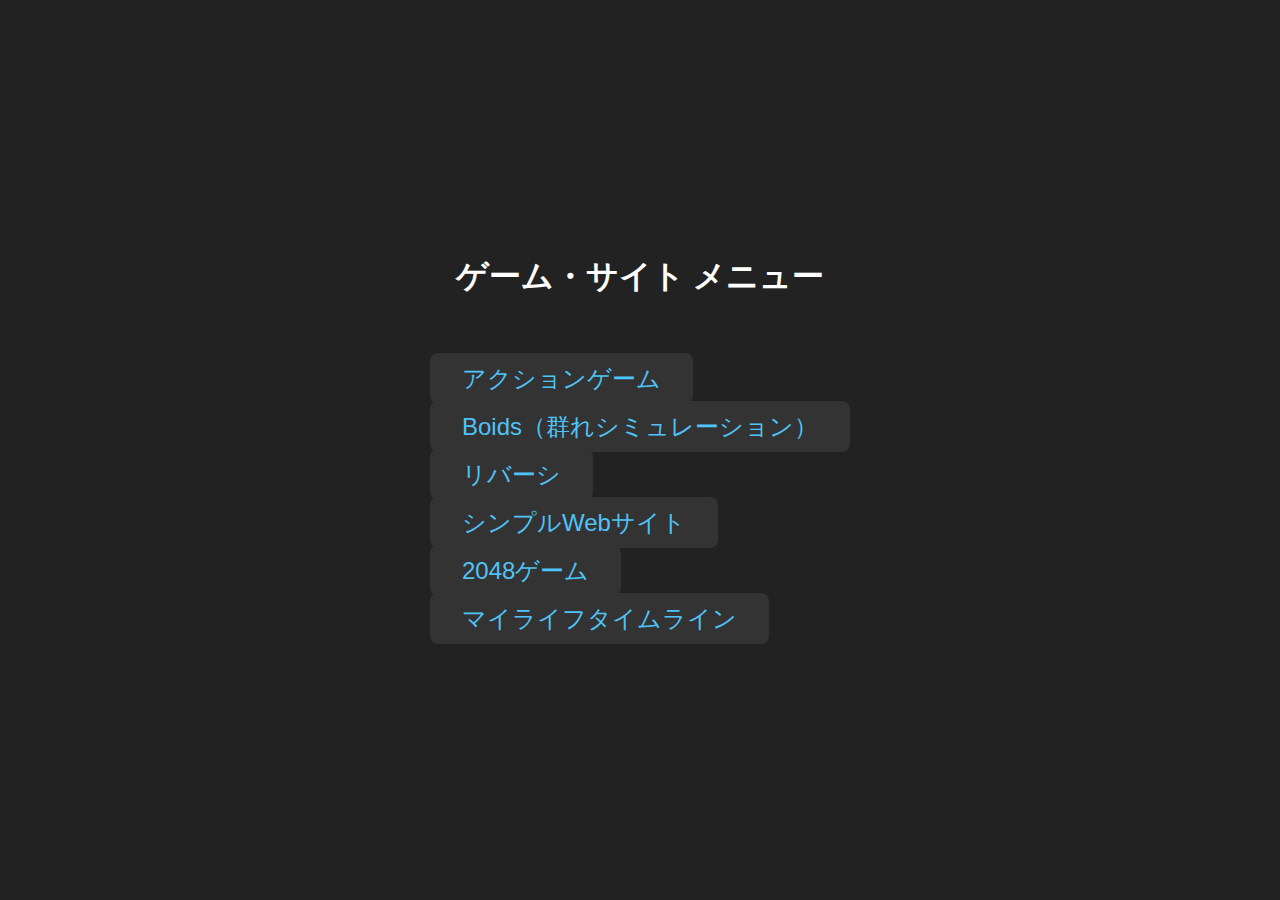
<file: index.html>
<!DOCTYPE html>
<html lang="ja">
<head>
  <meta charset="UTF-8">
  <title>ゲーム・サイト メニュー</title>
  <style>
    body {
      background: #222;
      color: #fff;
      font-family: sans-serif;
      display: flex;
      flex-direction: column;
      align-items: center;
      justify-content: center;
      min-height: 100vh;
      margin: 0;
    }
    h1 {
      margin-bottom: 32px;
    }
    ul {
      list-style: none;
      padding: 0;
    }
    li {
      margin: 16px 0;
    }
    a {
      color: #4fc3f7;
      font-size: 1.5em;
      text-decoration: none;
      padding: 12px 32px;
      border-radius: 8px;
      background: #333;
      transition: background 0.2s;
    }
    a:hover {
      background: #4fc3f7;
      color: #222;
    }
  </style>
</head>
<body>
  <h1>ゲーム・サイト メニュー</h1>
  <ul>
    <li><a href="action_game/">アクションゲーム</a></li>
    <li><a href="boids/">Boids（群れシミュレーション）</a></li>
    <li><a href="reversi/">リバーシ</a></li>
    <li><a href="simple_website/">シンプルWebサイト</a></li>
    <li><a href="game_2048/">2048ゲーム</a></li>
    <li><a href="my_life_timeline/">マイライフタイムライン</a></li>
  </ul>
</body>
</html>
</file>
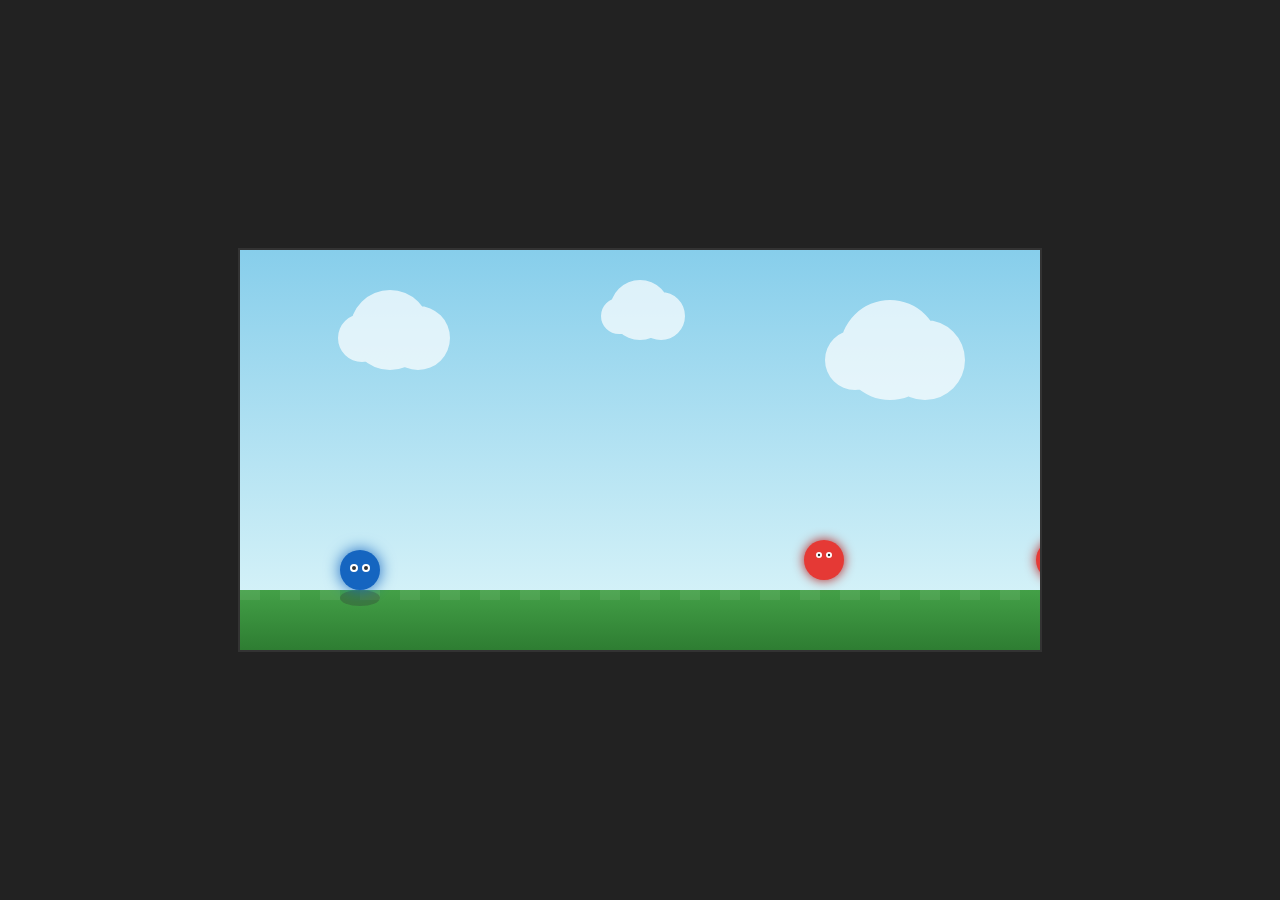
<file: action_game/index.html>
<!DOCTYPE html>
<html lang="ja">
<head>
  <meta charset="UTF-8">
  <meta name="viewport" content="width=device-width, initial-scale=1.0">
  <title>アクションゲーム</title>
  <link rel="stylesheet" href="styles.css">
</head>
<body>
  <canvas id="gameCanvas" width="800" height="400"></canvas>
  <script src="script.js"></script>
</body>
</html>
</file>
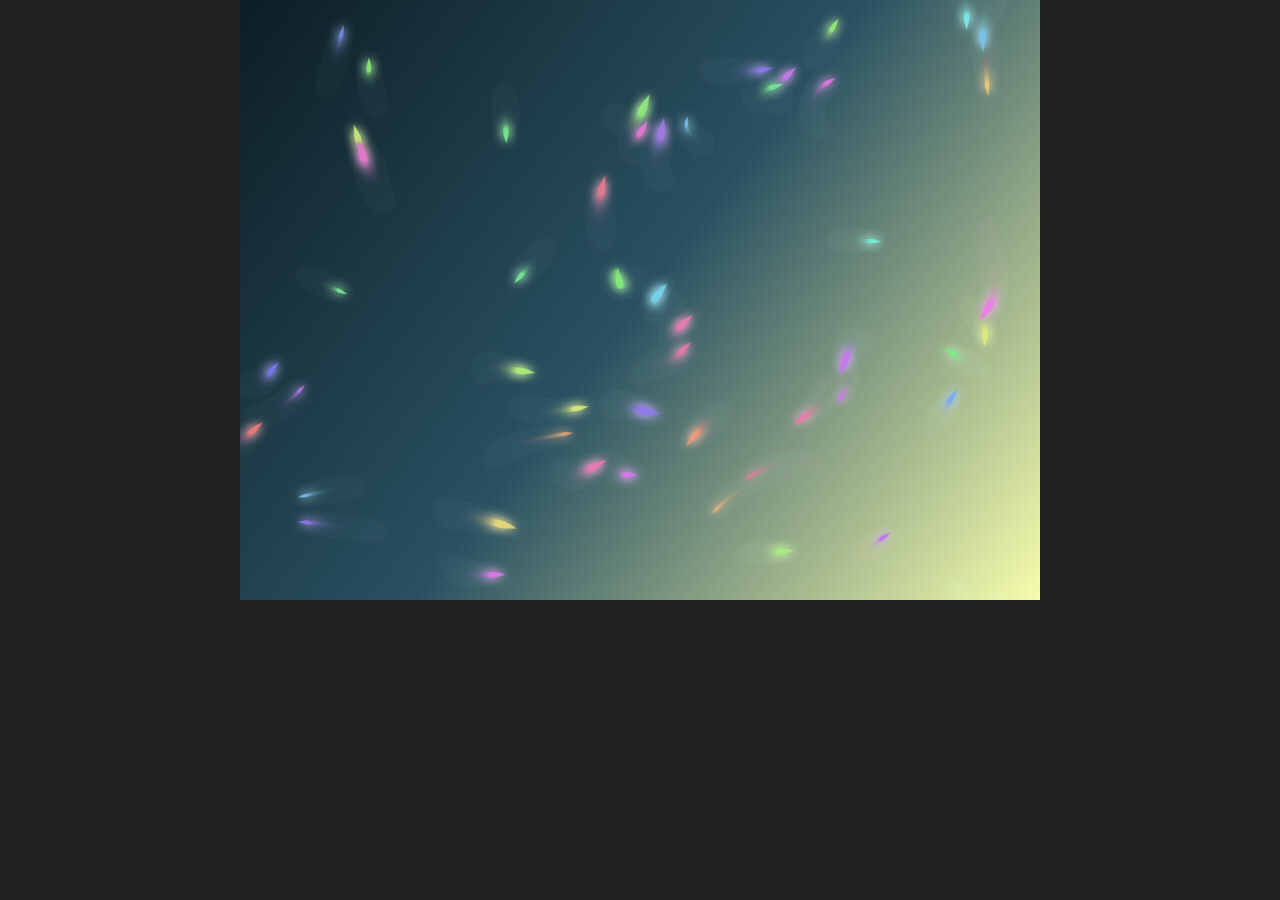
<file: boids/index.html>
<!DOCTYPE html>
<html lang="ja">
<head>
  <meta charset="UTF-8">
  <meta name="viewport" content="width=device-width, initial-scale=1.0">
  <title>Boids シミュレーション</title>
  <style>
    body { margin: 0; background: #222; }
    canvas { display: block; margin: 0 auto; background: #111; }
  </style>
</head>
<body>
  <canvas id="boids-canvas" width="800" height="600"></canvas>
  <script src="script.js"></script>
</body>
</html>
</file>
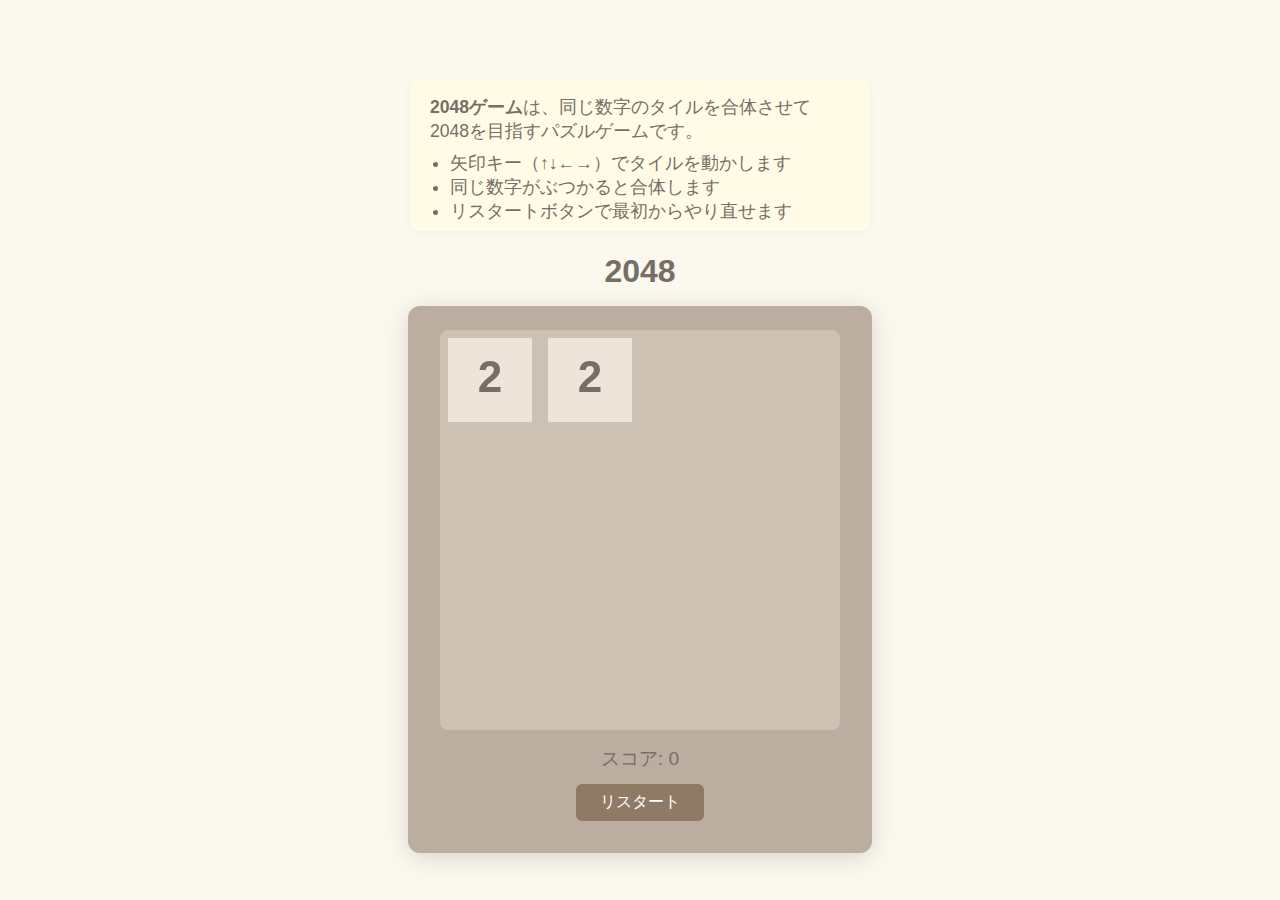
<file: game_2048/index.html>
<!DOCTYPE html>
<html lang="ja">
<head>
  <meta charset="UTF-8">
  <meta name="viewport" content="width=device-width, initial-scale=1.0">
  <title>2048ゲーム</title>
  <link rel="stylesheet" href="styles.css">
</head>
<body>
  <div id="description" style="max-width:420px;margin:32px auto 0 auto;padding:16px 20px 8px 20px;background:#fffbe7;border-radius:8px;color:#776e65;box-shadow:0 2px 8px rgba(0,0,0,0.04);font-size:1.1em;">
    <b>2048ゲーム</b>は、同じ数字のタイルを合体させて2048を目指すパズルゲームです。<br>
    <ul style="margin:8px 0 0 20px;padding:0;">
      <li>矢印キー（↑↓←→）でタイルを動かします</li>
      <li>同じ数字がぶつかると合体します</li>
      <li>リスタートボタンで最初からやり直せます</li>
    </ul>
  </div>
  <h1>2048</h1>
  <div id="game-container">
    <canvas id="gameCanvas" width="400" height="400"></canvas>
    <div id="score">スコア: <span id="score-value">0</span></div>
    <button id="restart">リスタート</button>
  </div>
  <script src="script.js"></script>
</body>
</html>
</file>
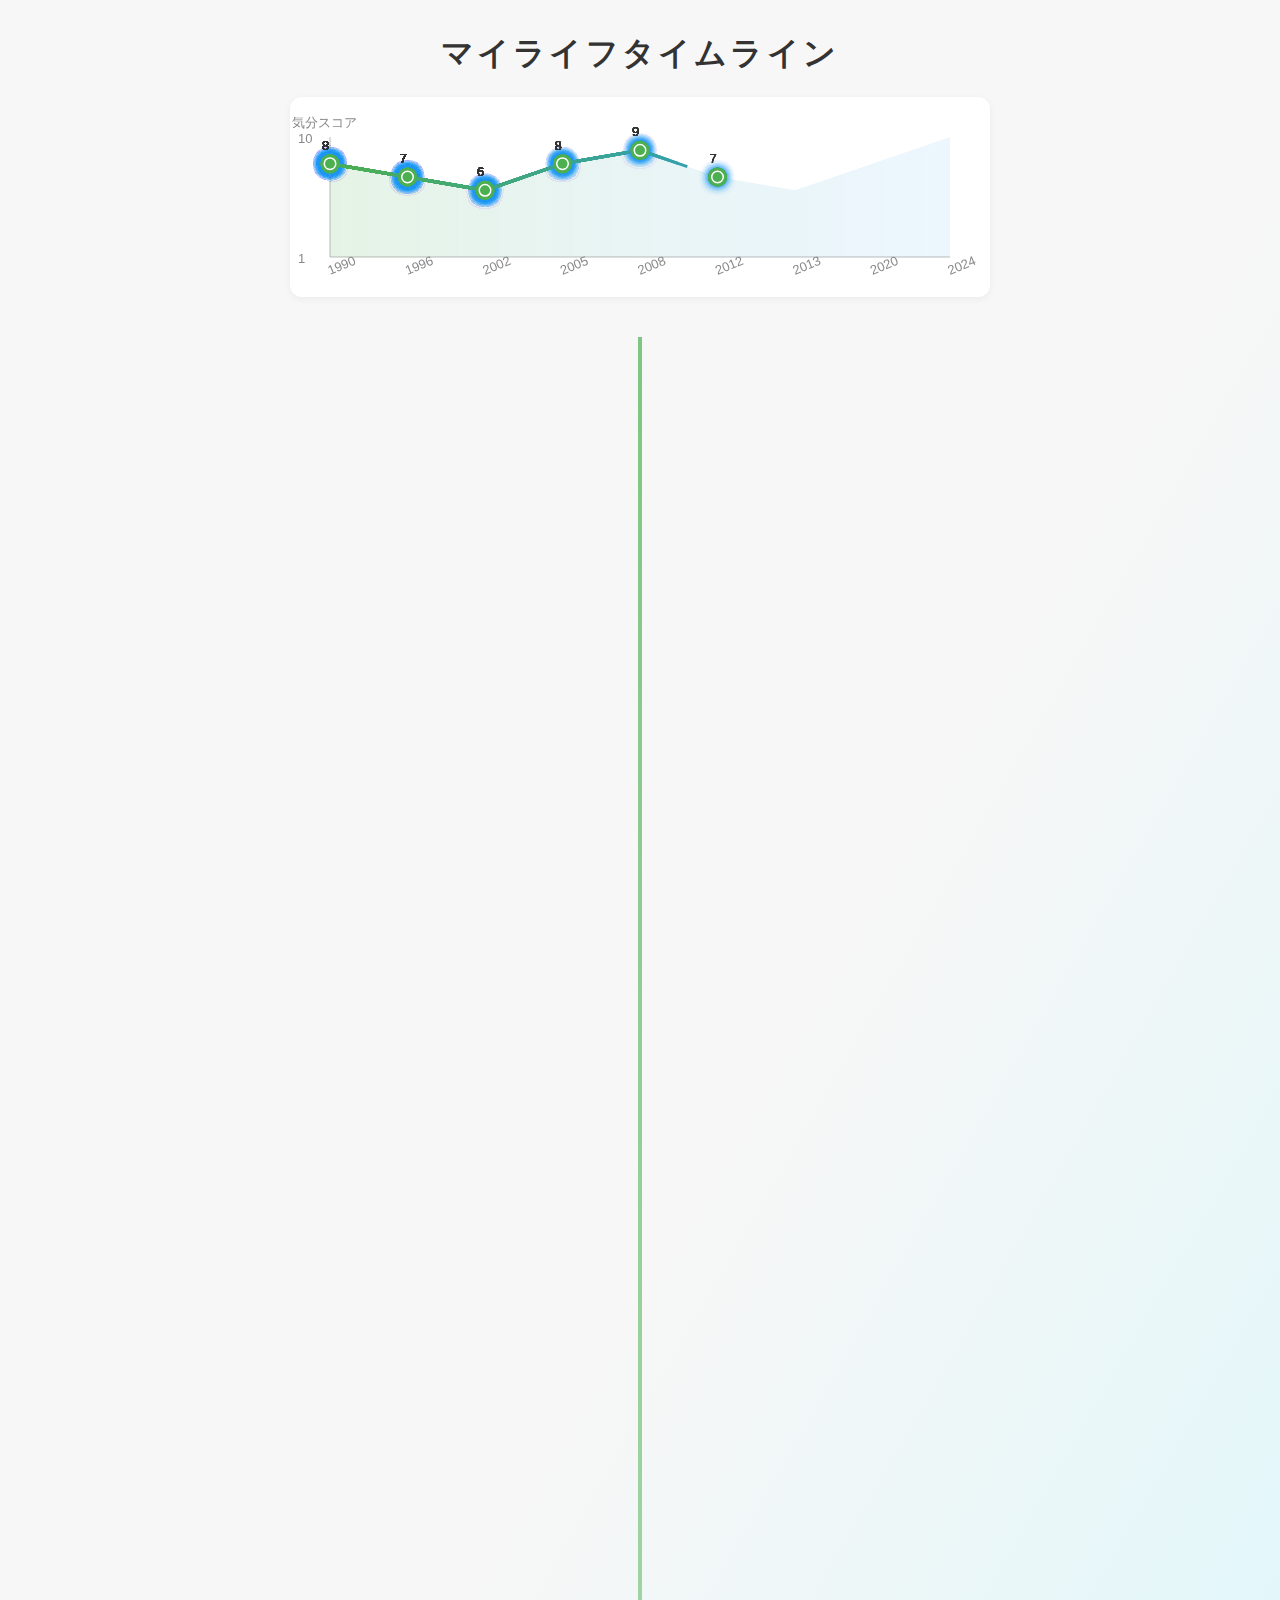
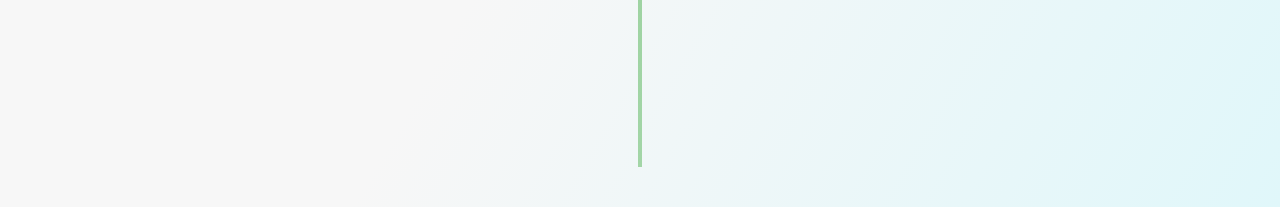
<file: my_life_timeline/index.html>
<!DOCTYPE html>
<html lang="ja">
<head>
  <meta charset="UTF-8">
  <meta name="viewport" content="width=device-width, initial-scale=1.0">
  <title>マイライフタイムライン</title>
  <link rel="stylesheet" href="styles.css">
</head>
<body>
  <h1>マイライフタイムライン</h1>
  <canvas id="moodChart" width="700" height="200" style="display:block;margin:0 auto 32px;max-width:100%;background:#fff;border-radius:12px;box-shadow:0 2px 8px rgba(0,0,0,0.05);"></canvas>
  <div id="timeline" class="timeline-graphic"></div>
  <script src="script.js"></script>
</body>
</html>
</file>
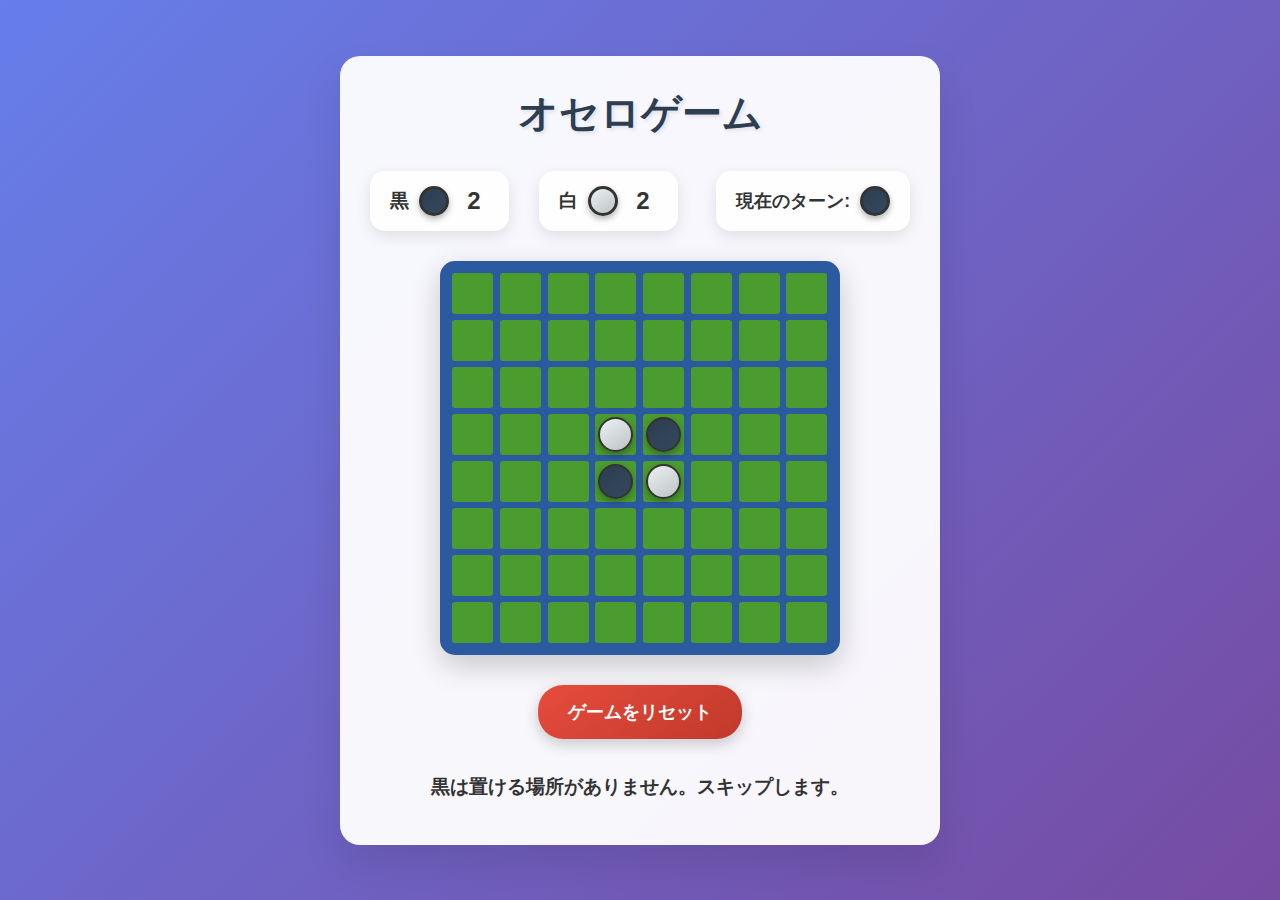
<file: reversi/index.html>
<!DOCTYPE html>
<html lang="ja">
<head>
    <meta charset="UTF-8">
    <meta name="viewport" content="width=device-width, initial-scale=1.0">
    <title>オセロゲーム</title>
    <link rel="stylesheet" href="styles.css">
</head>
<body>
    <div class="container">
        <h1>オセロゲーム</h1>
        
        <div class="game-info">
            <div class="score-board">
                <div class="player-score">
                    <div class="player-name">黒</div>
                    <div class="stone black-stone"></div>
                    <div class="score" id="black-score">2</div>
                </div>
                <div class="player-score">
                    <div class="player-name">白</div>
                    <div class="stone white-stone"></div>
                    <div class="score" id="white-score">2</div>
                </div>
            </div>
            
            <div class="turn-info">
                <div class="current-turn">
                    <span>現在のターン: </span>
                    <div class="stone black-stone" id="current-turn-stone"></div>
                </div>
            </div>
        </div>
        
        <div class="game-board" id="game-board">
            <!-- ゲームボードはJavaScriptで生成 -->
        </div>
        
        <div class="controls">
            <button id="reset-btn" class="reset-button">ゲームをリセット</button>
        </div>
        
        <div class="game-status" id="game-status"></div>
    </div>
    
    <script src="script.js"></script>
</body>
</html>
</file>
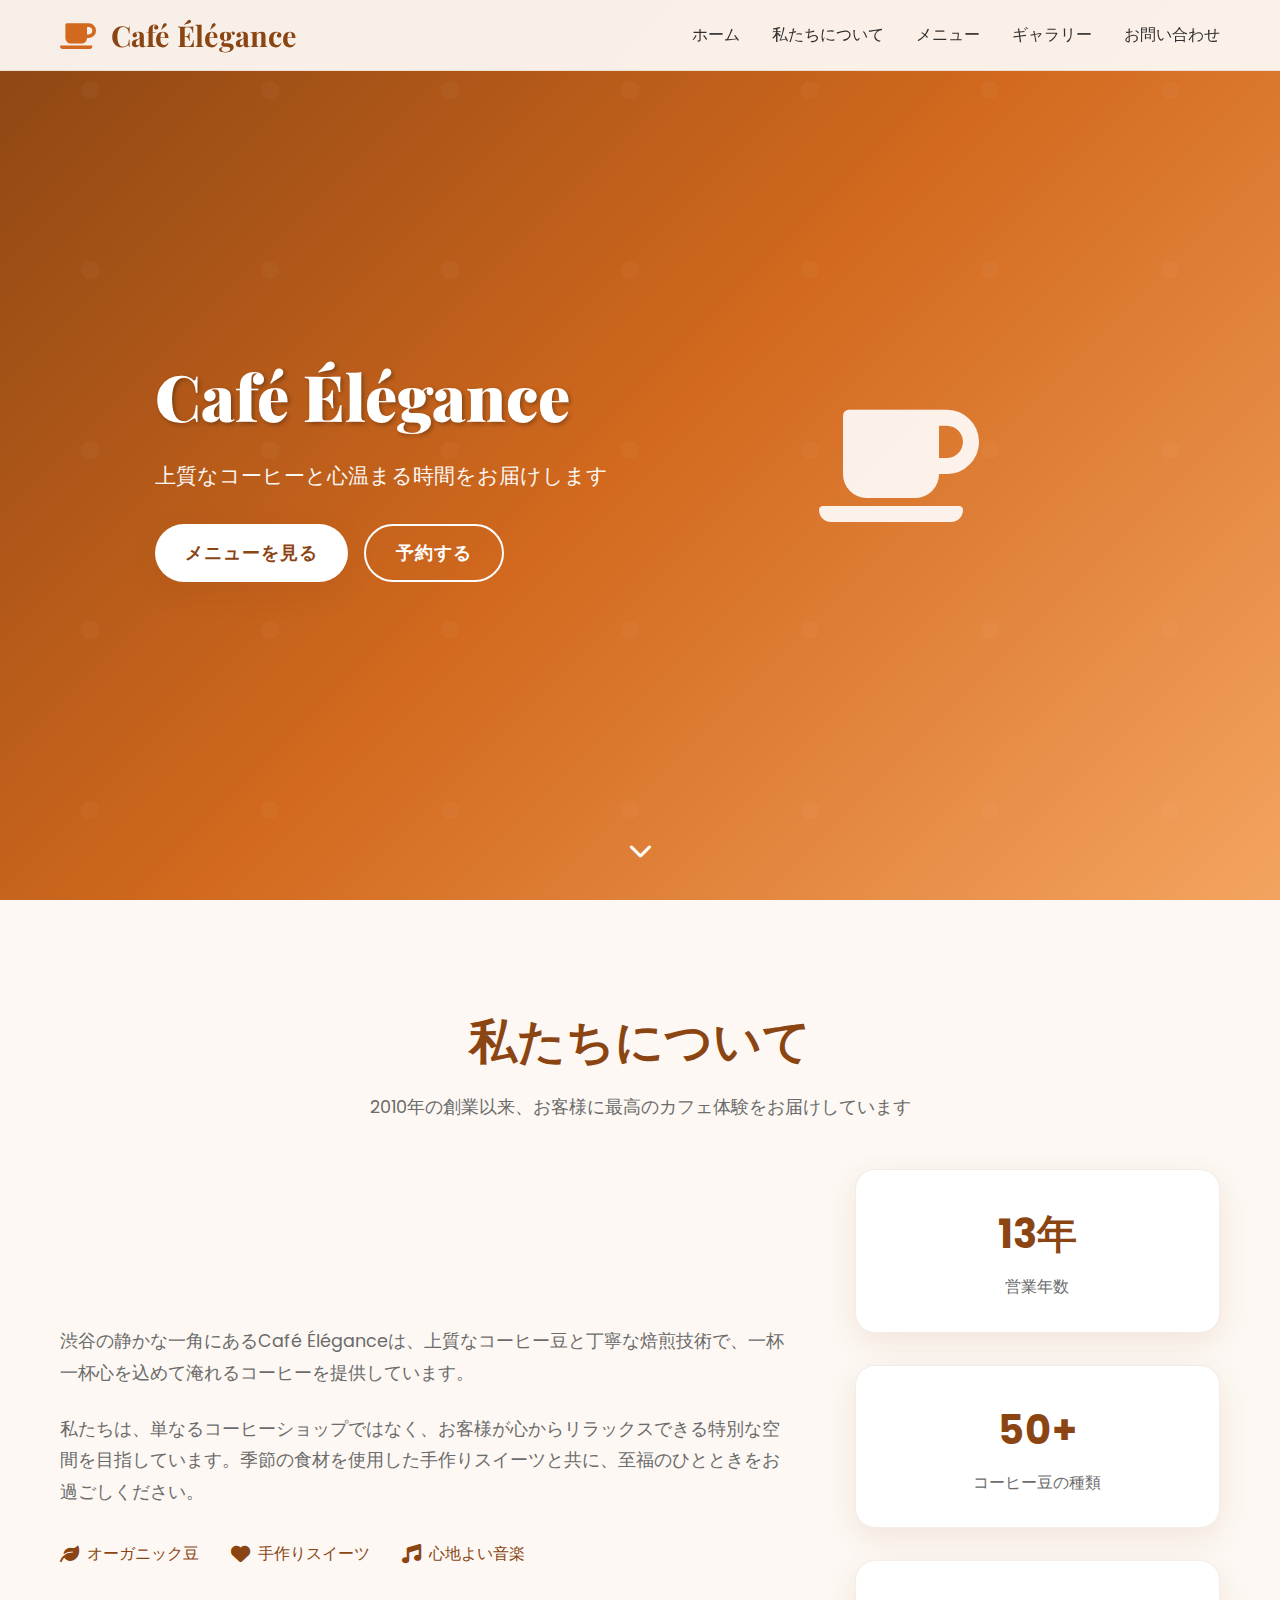
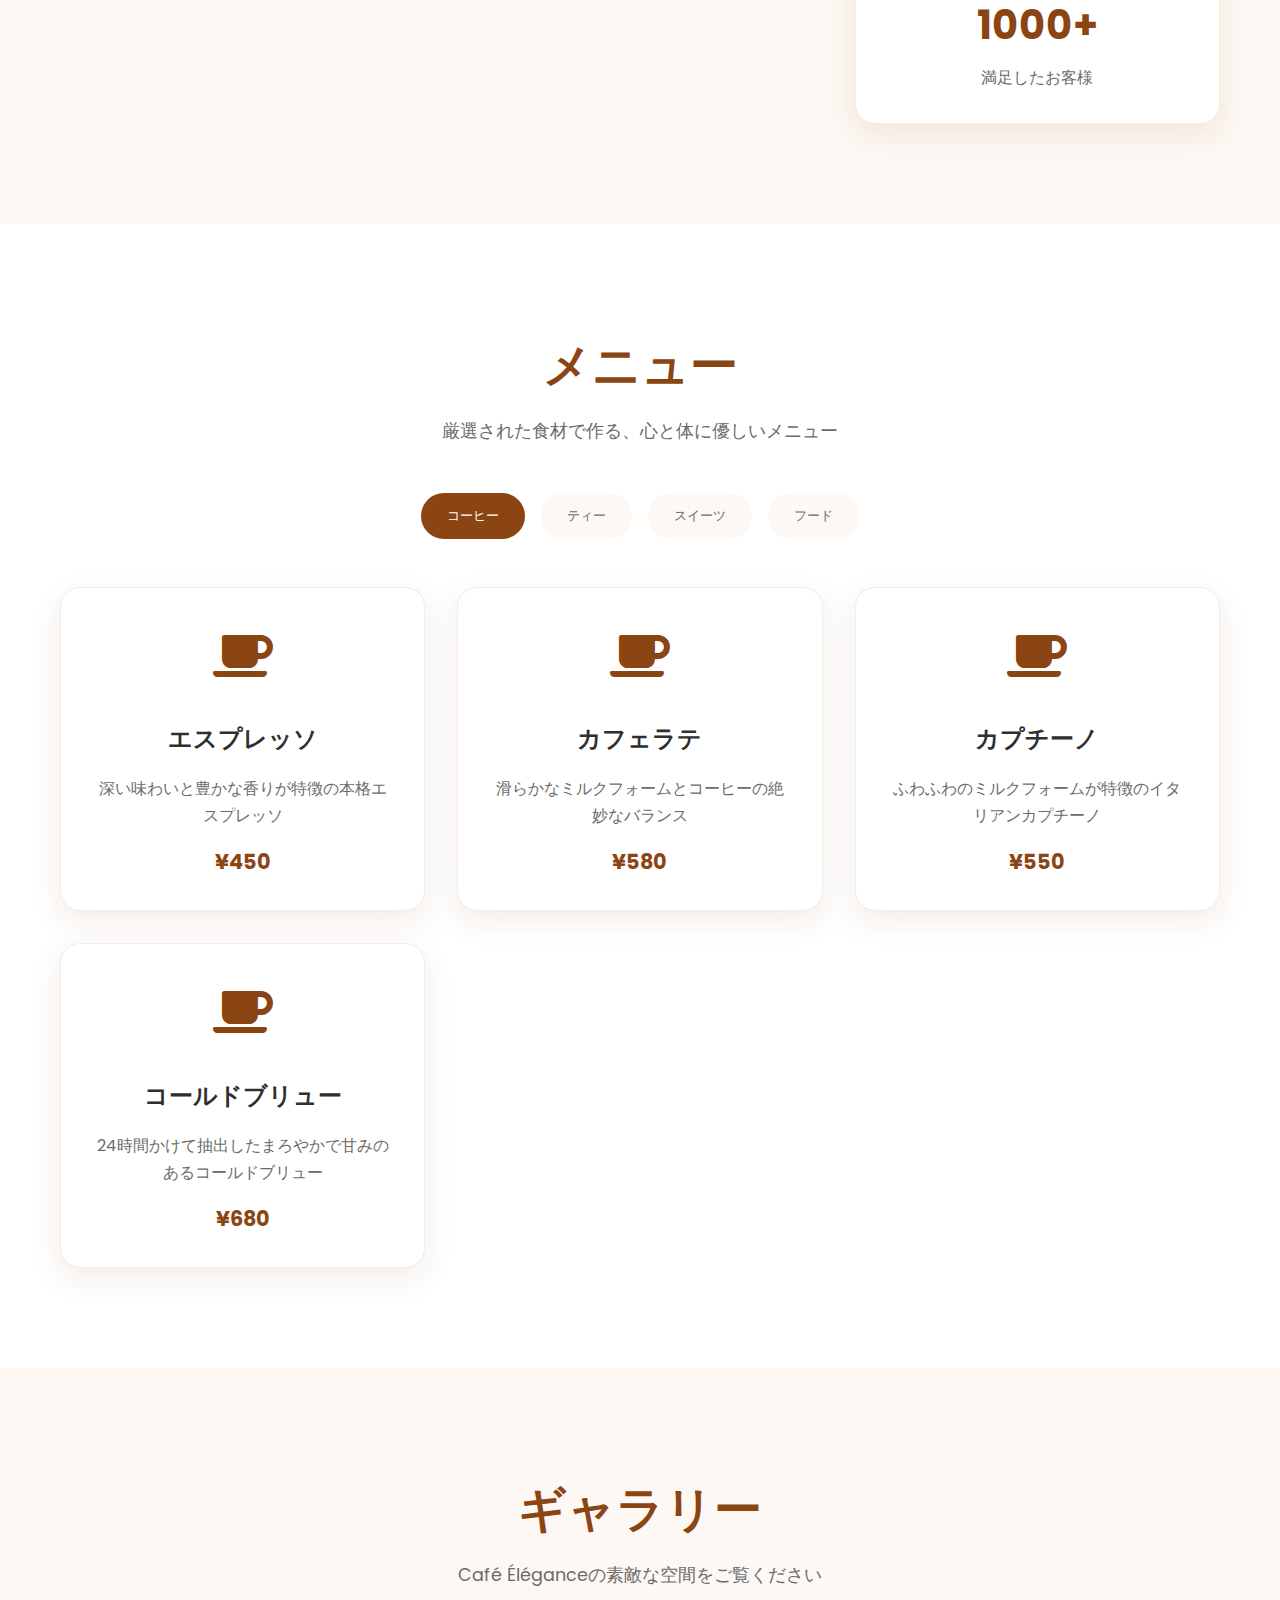
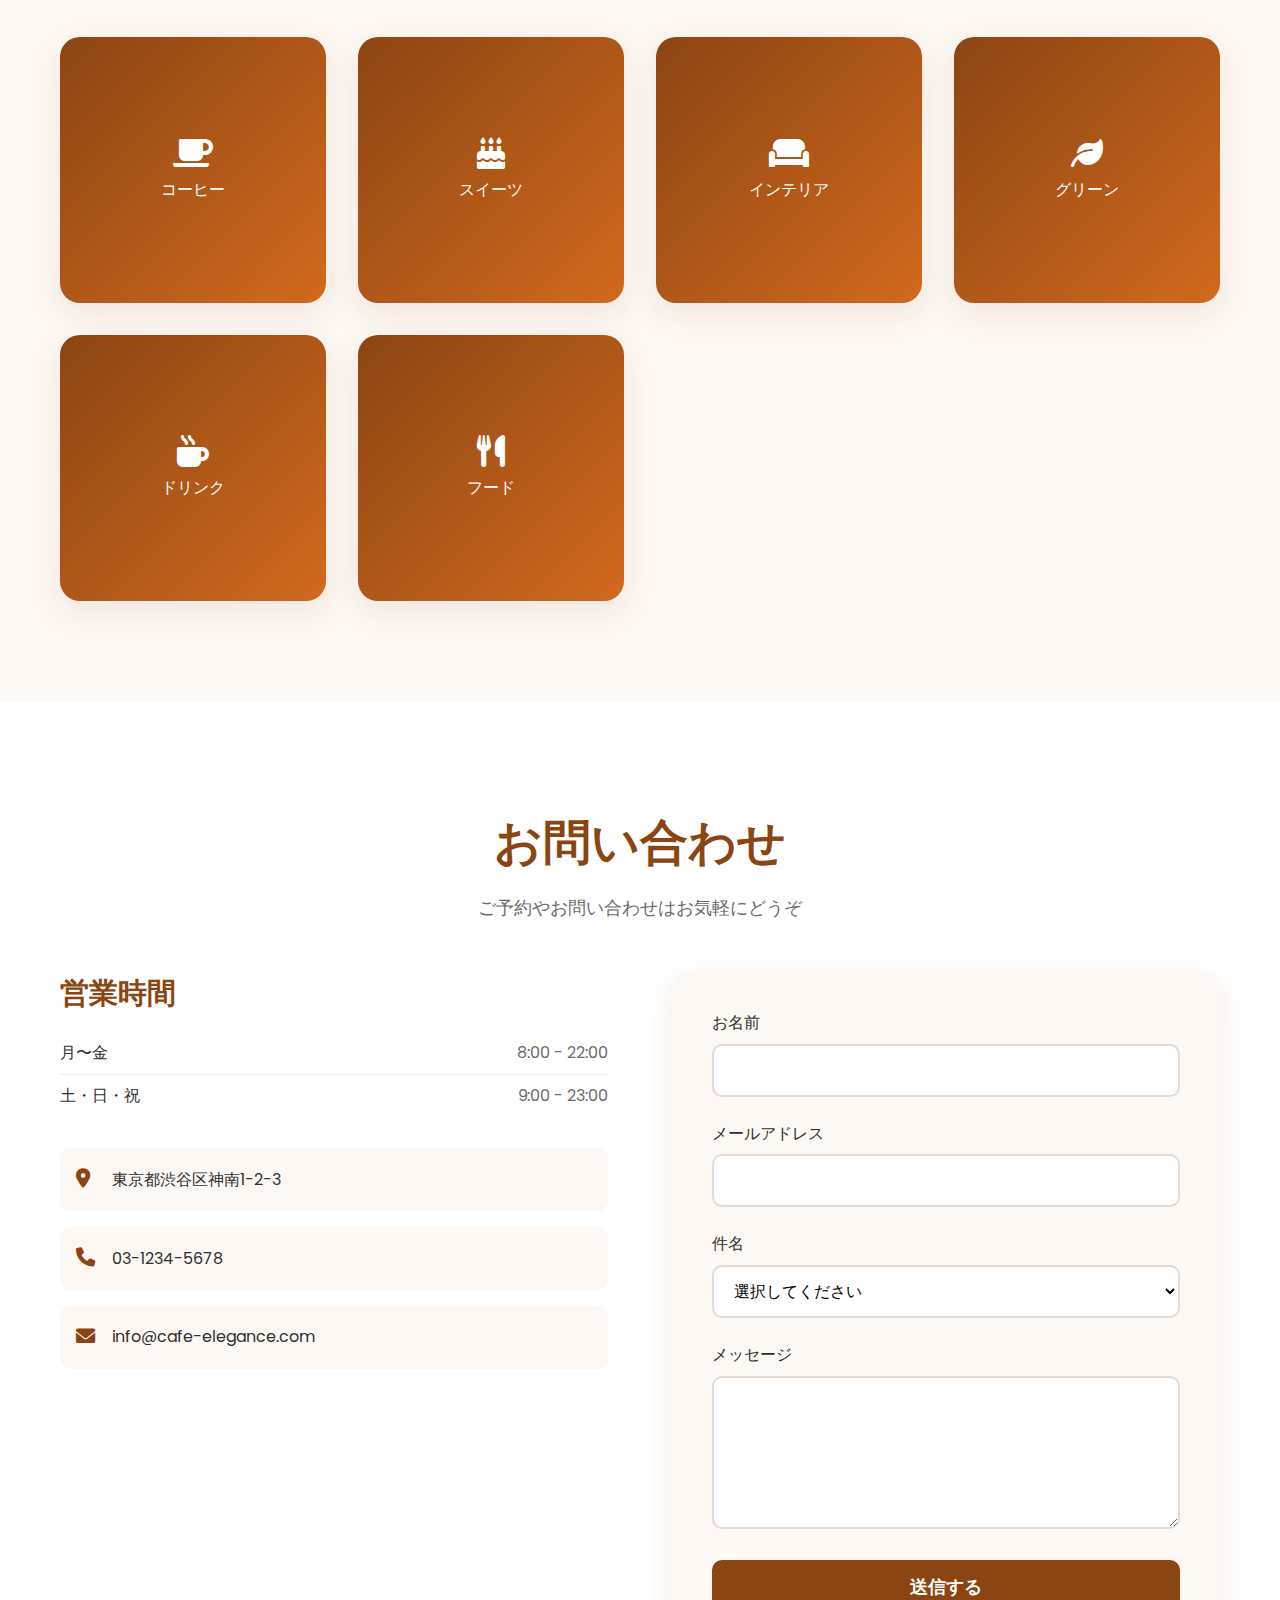
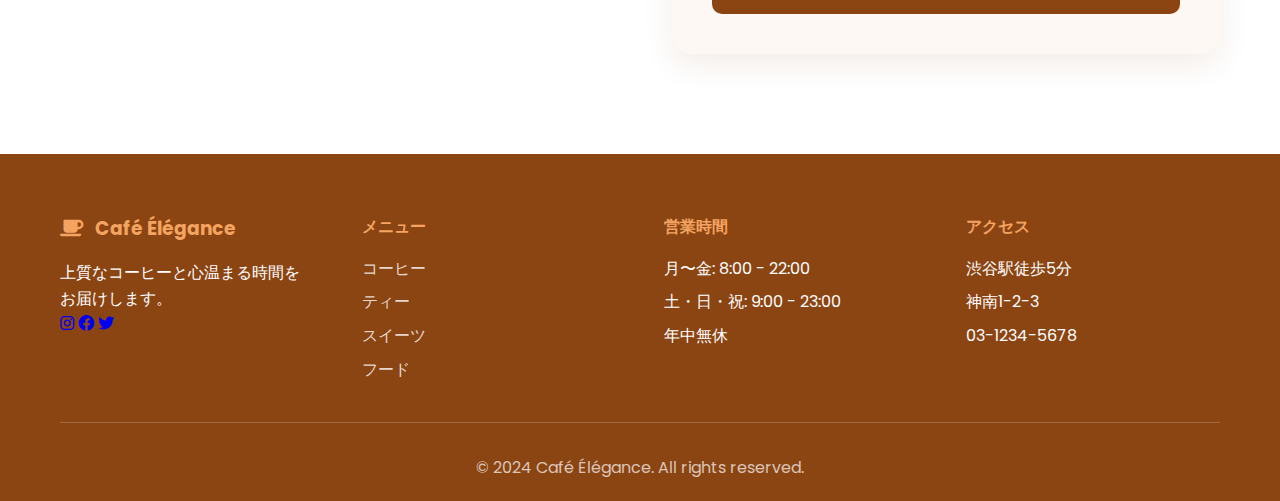
<file: simple_website/index.html>
<!DOCTYPE html>
<html lang="ja">
<head>
    <meta charset="UTF-8">
    <meta name="viewport" content="width=device-width, initial-scale=1.0">
    <title>Café Élégance - おしゃれなカフェ</title>
    <link rel="stylesheet" href="styles.css">
    <link href="https://fonts.googleapis.com/css2?family=Playfair+Display:wght@400;700;900&family=Poppins:wght@300;400;500;600;700&display=swap" rel="stylesheet">
    <link rel="stylesheet" href="https://cdnjs.cloudflare.com/ajax/libs/font-awesome/6.0.0/css/all.min.css">
</head>
<body>
    <header class="header">
        <nav class="nav">
            <div class="nav-container">
                <div class="logo">
                    <h1><i class="fas fa-coffee"></i> Café Élégance</h1>
                </div>
                <ul class="nav-menu">
                    <li><a href="#home">ホーム</a></li>
                    <li><a href="#about">私たちについて</a></li>
                    <li><a href="#menu">メニュー</a></li>
                    <li><a href="#gallery">ギャラリー</a></li>
                    <li><a href="#contact">お問い合わせ</a></li>
                </ul>
                <div class="hamburger">
                    <span></span>
                    <span></span>
                    <span></span>
                </div>
            </div>
        </nav>
    </header>

    <main>
        <section id="home" class="hero">
            <div class="hero-overlay"></div>
            <div class="hero-container">
                <div class="hero-content">
                    <h1 class="hero-title">Café Élégance</h1>
                    <p class="hero-subtitle">上質なコーヒーと心温まる時間をお届けします</p>
                    <div class="hero-buttons">
                        <button class="cta-button primary">メニューを見る</button>
                        <button class="cta-button secondary">予約する</button>
                    </div>
                </div>
                <div class="hero-image">
                    <div class="coffee-cup">
                        <i class="fas fa-coffee"></i>
                    </div>
                </div>
            </div>
            <div class="scroll-indicator">
                <i class="fas fa-chevron-down"></i>
            </div>
        </section>

        <section id="about" class="about">
            <div class="container">
                <div class="section-header">
                    <h2 class="section-title">私たちについて</h2>
                    <p class="section-subtitle">2010年の創業以来、お客様に最高のカフェ体験をお届けしています</p>
                </div>
                <div class="about-content">
                    <div class="about-text">
                        <p>渋谷の静かな一角にあるCafé Éléganceは、上質なコーヒー豆と丁寧な焙煎技術で、一杯一杯心を込めて淹れるコーヒーを提供しています。</p>
                        <p>私たちは、単なるコーヒーショップではなく、お客様が心からリラックスできる特別な空間を目指しています。季節の食材を使用した手作りスイーツと共に、至福のひとときをお過ごしください。</p>
                        <div class="about-features">
                            <div class="feature">
                                <i class="fas fa-leaf"></i>
                                <span>オーガニック豆</span>
                            </div>
                            <div class="feature">
                                <i class="fas fa-heart"></i>
                                <span>手作りスイーツ</span>
                            </div>
                            <div class="feature">
                                <i class="fas fa-music"></i>
                                <span>心地よい音楽</span>
                            </div>
                        </div>
                    </div>
                    <div class="about-stats">
                        <div class="stat">
                            <h3>13年</h3>
                            <p>営業年数</p>
                        </div>
                        <div class="stat">
                            <h3>50+</h3>
                            <p>コーヒー豆の種類</p>
                        </div>
                        <div class="stat">
                            <h3>1000+</h3>
                            <p>満足したお客様</p>
                        </div>
                    </div>
                </div>
            </div>
        </section>

        <section id="menu" class="menu">
            <div class="container">
                <div class="section-header">
                    <h2 class="section-title">メニュー</h2>
                    <p class="section-subtitle">厳選された食材で作る、心と体に優しいメニュー</p>
                </div>
                <div class="menu-tabs">
                    <button class="tab-button active" data-tab="coffee">コーヒー</button>
                    <button class="tab-button" data-tab="tea">ティー</button>
                    <button class="tab-button" data-tab="dessert">スイーツ</button>
                    <button class="tab-button" data-tab="food">フード</button>
                </div>
                <div class="menu-content">
                    <div class="menu-grid active" id="coffee">
                        <div class="menu-item">
                            <div class="menu-item-image">
                                <i class="fas fa-coffee"></i>
                            </div>
                            <div class="menu-item-content">
                                <h3>エスプレッソ</h3>
                                <p>深い味わいと豊かな香りが特徴の本格エスプレッソ</p>
                                <span class="price">¥450</span>
                            </div>
                        </div>
                        <div class="menu-item">
                            <div class="menu-item-image">
                                <i class="fas fa-coffee"></i>
                            </div>
                            <div class="menu-item-content">
                                <h3>カフェラテ</h3>
                                <p>滑らかなミルクフォームとコーヒーの絶妙なバランス</p>
                                <span class="price">¥580</span>
                            </div>
                        </div>
                        <div class="menu-item">
                            <div class="menu-item-image">
                                <i class="fas fa-coffee"></i>
                            </div>
                            <div class="menu-item-content">
                                <h3>カプチーノ</h3>
                                <p>ふわふわのミルクフォームが特徴のイタリアンカプチーノ</p>
                                <span class="price">¥550</span>
                            </div>
                        </div>
                        <div class="menu-item">
                            <div class="menu-item-image">
                                <i class="fas fa-coffee"></i>
                            </div>
                            <div class="menu-item-content">
                                <h3>コールドブリュー</h3>
                                <p>24時間かけて抽出したまろやかで甘みのあるコールドブリュー</p>
                                <span class="price">¥680</span>
                            </div>
                        </div>
                    </div>
                    <div class="menu-grid" id="tea">
                        <div class="menu-item">
                            <div class="menu-item-image">
                                <i class="fas fa-mug-hot"></i>
                            </div>
                            <div class="menu-item-content">
                                <h3>アールグレイ</h3>
                                <p>ベルガモットの香りが特徴的な上品な紅茶</p>
                                <span class="price">¥480</span>
                            </div>
                        </div>
                        <div class="menu-item">
                            <div class="menu-item-image">
                                <i class="fas fa-mug-hot"></i>
                            </div>
                            <div class="menu-item-content">
                                <h3>チャイラテ</h3>
                                <p>スパイシーなチャイとミルクの絶妙な組み合わせ</p>
                                <span class="price">¥580</span>
                            </div>
                        </div>
                    </div>
                    <div class="menu-grid" id="dessert">
                        <div class="menu-item">
                            <div class="menu-item-image">
                                <i class="fas fa-birthday-cake"></i>
                            </div>
                            <div class="menu-item-content">
                                <h3>ティラミス</h3>
                                <p>コーヒーとマスカルポーネの絶妙なハーモニー</p>
                                <span class="price">¥680</span>
                            </div>
                        </div>
                        <div class="menu-item">
                            <div class="menu-item-image">
                                <i class="fas fa-birthday-cake"></i>
                            </div>
                            <div class="menu-item-content">
                                <h3>チーズケーキ</h3>
                                <p>しっとりとした食感のニューヨークスタイル</p>
                                <span class="price">¥580</span>
                            </div>
                        </div>
                    </div>
                    <div class="menu-grid" id="food">
                        <div class="menu-item">
                            <div class="menu-item-image">
                                <i class="fas fa-bread-slice"></i>
                            </div>
                            <div class="menu-item-content">
                                <h3>アボカドトースト</h3>
                                <p>新鮮なアボカドとポーチドエッグのヘルシーな一皿</p>
                                <span class="price">¥780</span>
                            </div>
                        </div>
                        <div class="menu-item">
                            <div class="menu-item-image">
                                <i class="fas fa-bread-slice"></i>
                            </div>
                            <div class="menu-item-content">
                                <h3>サンドイッチ</h3>
                                <p>季節の野菜とチキンのバランスの良いサンドイッチ</p>
                                <span class="price">¥680</span>
                            </div>
                        </div>
                    </div>
                </div>
            </div>
        </section>

        <section id="gallery" class="gallery">
            <div class="container">
                <div class="section-header">
                    <h2 class="section-title">ギャラリー</h2>
                    <p class="section-subtitle">Café Éléganceの素敵な空間をご覧ください</p>
                </div>
                <div class="gallery-grid">
                    <div class="gallery-item">
                        <div class="gallery-placeholder">
                            <i class="fas fa-coffee"></i>
                            <span>コーヒー</span>
                        </div>
                    </div>
                    <div class="gallery-item">
                        <div class="gallery-placeholder">
                            <i class="fas fa-birthday-cake"></i>
                            <span>スイーツ</span>
                        </div>
                    </div>
                    <div class="gallery-item">
                        <div class="gallery-placeholder">
                            <i class="fas fa-couch"></i>
                            <span>インテリア</span>
                        </div>
                    </div>
                    <div class="gallery-item">
                        <div class="gallery-placeholder">
                            <i class="fas fa-leaf"></i>
                            <span>グリーン</span>
                        </div>
                    </div>
                    <div class="gallery-item">
                        <div class="gallery-placeholder">
                            <i class="fas fa-mug-hot"></i>
                            <span>ドリンク</span>
                        </div>
                    </div>
                    <div class="gallery-item">
                        <div class="gallery-placeholder">
                            <i class="fas fa-utensils"></i>
                            <span>フード</span>
                        </div>
                    </div>
                </div>
            </div>
        </section>

        <section id="contact" class="contact">
            <div class="container">
                <div class="section-header">
                    <h2 class="section-title">お問い合わせ</h2>
                    <p class="section-subtitle">ご予約やお問い合わせはお気軽にどうぞ</p>
                </div>
                <div class="contact-content">
                    <div class="contact-info">
                        <h3>営業時間</h3>
                        <div class="hours">
                            <div class="hour-item">
                                <span class="day">月〜金</span>
                                <span class="time">8:00 - 22:00</span>
                            </div>
                            <div class="hour-item">
                                <span class="day">土・日・祝</span>
                                <span class="time">9:00 - 23:00</span>
                            </div>
                        </div>
                        <div class="contact-details">
                            <div class="contact-item">
                                <span class="contact-icon"><i class="fas fa-map-marker-alt"></i></span>
                                <span>東京都渋谷区神南1-2-3</span>
                            </div>
                            <div class="contact-item">
                                <span class="contact-icon"><i class="fas fa-phone"></i></span>
                                <span>03-1234-5678</span>
                            </div>
                            <div class="contact-item">
                                <span class="contact-icon"><i class="fas fa-envelope"></i></span>
                                <span>info@cafe-elegance.com</span>
                            </div>
                        </div>
                    </div>
                    <form class="contact-form">
                        <div class="form-group">
                            <label for="name">お名前</label>
                            <input type="text" id="name" name="name" required>
                        </div>
                        <div class="form-group">
                            <label for="email">メールアドレス</label>
                            <input type="email" id="email" name="email" required>
                        </div>
                        <div class="form-group">
                            <label for="subject">件名</label>
                            <select id="subject" name="subject" required>
                                <option value="">選択してください</option>
                                <option value="reservation">ご予約</option>
                                <option value="inquiry">お問い合わせ</option>
                                <option value="feedback">ご意見・ご感想</option>
                            </select>
                        </div>
                        <div class="form-group">
                            <label for="message">メッセージ</label>
                            <textarea id="message" name="message" rows="5" required></textarea>
                        </div>
                        <button type="submit" class="submit-button">送信する</button>
                    </form>
                </div>
            </div>
        </section>
    </main>

    <footer class="footer">
        <div class="container">
            <div class="footer-content">
                <div class="footer-section">
                    <h3><i class="fas fa-coffee"></i> Café Élégance</h3>
                    <p>上質なコーヒーと心温まる時間をお届けします。</p>
                    <div class="social-links">
                        <a href="#"><i class="fab fa-instagram"></i></a>
                        <a href="#"><i class="fab fa-facebook"></i></a>
                        <a href="#"><i class="fab fa-twitter"></i></a>
                    </div>
                </div>
                <div class="footer-section">
                    <h4>メニュー</h4>
                    <ul>
                        <li><a href="#menu">コーヒー</a></li>
                        <li><a href="#menu">ティー</a></li>
                        <li><a href="#menu">スイーツ</a></li>
                        <li><a href="#menu">フード</a></li>
                    </ul>
                </div>
                <div class="footer-section">
                    <h4>営業時間</h4>
                    <ul>
                        <li>月〜金: 8:00 - 22:00</li>
                        <li>土・日・祝: 9:00 - 23:00</li>
                        <li>年中無休</li>
                    </ul>
                </div>
                <div class="footer-section">
                    <h4>アクセス</h4>
                    <ul>
                        <li>渋谷駅徒歩5分</li>
                        <li>神南1-2-3</li>
                        <li>03-1234-5678</li>
                    </ul>
                </div>
            </div>
            <div class="footer-bottom">
                <p>&copy; 2024 Café Élégance. All rights reserved.</p>
            </div>
        </div>
    </footer>

    <script src="script.js"></script>
</body>
</html>
</file>
<file: action_game/styles.css>
body {
  background: #222;
  display: flex;
  justify-content: center;
  align-items: center;
  height: 100vh;
  margin: 0;
}

#gameCanvas {
  background: #fff;
  border: 2px solid #333;
  display: block;
}
</file>
<file: game_2048/styles.css>
body {
  background: #faf8ef;
  color: #776e65;
  font-family: 'Segoe UI', 'Meiryo', sans-serif;
  display: flex;
  flex-direction: column;
  align-items: center;
  justify-content: center;
  min-height: 100vh;
  margin: 0;
}
#game-container {
  background: #bbada0;
  padding: 24px 32px 32px 32px;
  border-radius: 12px;
  box-shadow: 0 4px 24px rgba(0,0,0,0.15);
  display: flex;
  flex-direction: column;
  align-items: center;
}
h1 {
  margin-bottom: 16px;
}
#gameCanvas {
  background: #cdc1b4;
  border-radius: 8px;
  margin-bottom: 16px;
  display: block;
}
#score {
  font-size: 1.2em;
  margin-bottom: 12px;
}
#restart {
  background: #8f7a66;
  color: #fff;
  border: none;
  border-radius: 6px;
  padding: 8px 24px;
  font-size: 1em;
  cursor: pointer;
  transition: background 0.2s;
}
#restart:hover {
  background: #a39489;
}
</file>
<file: my_life_timeline/styles.css>
body {
  font-family: 'Yu Gothic', 'Meiryo', sans-serif;
  background: linear-gradient(120deg, #f7f7f7 60%, #e0f7fa 100%);
  margin: 0;
  padding: 0;
  min-height: 100vh;
}
h1 {
  text-align: center;
  margin-top: 32px;
  color: #333;
  letter-spacing: 0.1em;
  font-weight: 700;
  text-shadow: 0 2px 8px #fff8;
}
#moodChart {
  animation: fadeInUp 1s cubic-bezier(.23,1.01,.32,1) 0.2s both;
}
#timeline.timeline-graphic {
  position: relative;
  max-width: 700px;
  margin: 40px auto;
  padding: 40px 0;
}
#timeline.timeline-graphic::before {
  content: '';
  position: absolute;
  left: 50%;
  top: 0;
  transform: translateX(-50%);
  width: 4px;
  height: 100%;
  background: linear-gradient(to bottom, #4caf50 0%, #81c784 100%);
  z-index: 0;
  opacity: 0.7;
}
.timeline-item-graphic {
  position: relative;
  width: 50%;
  padding: 20px 40px;
  box-sizing: border-box;
  opacity: 0;
  transform: translateY(40px);
  animation: fadeInUp 0.8s cubic-bezier(.23,1.01,.32,1) both;
}
.timeline-item-graphic.left {
  left: 0;
  text-align: right;
  animation-delay: 0.2s;
}
.timeline-item-graphic.right {
  left: 50%;
  text-align: left;
  animation-delay: 0.4s;
}
.timeline-content {
  display: inline-block;
  background: #fff;
  padding: 16px 24px;
  border-radius: 12px;
  box-shadow: 0 4px 16px rgba(76,175,80,0.08);
  position: relative;
  z-index: 1;
  min-width: 160px;
  border: 1.5px solid #e0f2f1;
  transition: box-shadow 0.3s, border 0.3s;
}
.timeline-content:hover {
  box-shadow: 0 8px 32px rgba(76,175,80,0.18);
  border: 1.5px solid #4caf50;
}
.timeline-item-graphic.left .timeline-content {
  margin-right: 32px;
}
.timeline-item-graphic.right .timeline-content {
  margin-left: 32px;
}
.timeline-mood-label {
  margin-top: 8px;
  font-size: 0.95em;
  color: #888;
  letter-spacing: 0.05em;
}
.timeline-circle {
  transition: all 0.5s cubic-bezier(.23,1.01,.32,1);
  display: inline-block;
  border-radius: 50%;
  border: 4px solid #4caf50;
  background: #e0ffe0;
  position: absolute;
  top: 50%;
  z-index: 2;
  box-shadow: 0 2px 8px #4caf5022;
  opacity: 0;
  transform: scale(0.5) translate(-50%, -50%);
  animation: popIn 0.7s cubic-bezier(.23,1.01,.32,1) 0.5s forwards;
}
.timeline-item-graphic.left .timeline-circle {
  left: 100%;
}
.timeline-item-graphic.right .timeline-circle {
  left: 0%;
}
.timeline-year {
  font-weight: bold;
  color: #4caf50;
  font-size: 1.2em;
}
.timeline-event {
  margin-top: 4px;
  color: #555;
  font-size: 1em;
}
@keyframes fadeInUp {
  from {
    opacity: 0;
    transform: translateY(40px);
  }
  to {
    opacity: 1;
    transform: translateY(0);
  }
}
@keyframes popIn {
  from {
    opacity: 0;
    transform: scale(0.5) translate(-50%, -50%);
  }
  to {
    opacity: 1;
    transform: scale(1) translate(-50%, -50%);
  }
}
@media (max-width: 600px) {
  #timeline.timeline-graphic {
    padding: 20px 0;
  }
  .timeline-item-graphic,
  .timeline-item-graphic.left,
  .timeline-item-graphic.right {
    width: 100%;
    left: 0;
    text-align: left;
    padding: 20px 16px;
    animation-delay: 0.1s !important;
  }
  .timeline-item-graphic.left .timeline-content,
  .timeline-item-graphic.right .timeline-content {
    margin: 0 0 0 32px;
  }
  .timeline-circle {
    left: 0;
    transform: scale(1) translate(-50%, -50%);
  }
}
</file>
<file: reversi/styles.css>
* {
    margin: 0;
    padding: 0;
    box-sizing: border-box;
}

body {
    font-family: 'Arial', sans-serif;
    background: linear-gradient(135deg, #667eea 0%, #764ba2 100%);
    min-height: 100vh;
    display: flex;
    justify-content: center;
    align-items: center;
    color: #333;
}

.container {
    background: rgba(255, 255, 255, 0.95);
    border-radius: 20px;
    padding: 30px;
    box-shadow: 0 20px 40px rgba(0, 0, 0, 0.1);
    text-align: center;
    max-width: 600px;
    width: 100%;
}

h1 {
    color: #2c3e50;
    margin-bottom: 30px;
    font-size: 2.5em;
    text-shadow: 2px 2px 4px rgba(0, 0, 0, 0.1);
}

.game-info {
    display: flex;
    justify-content: space-between;
    align-items: center;
    margin-bottom: 30px;
    flex-wrap: wrap;
    gap: 20px;
}

.score-board {
    display: flex;
    gap: 30px;
}

.player-score {
    display: flex;
    align-items: center;
    gap: 10px;
    padding: 15px 20px;
    background: rgba(255, 255, 255, 0.8);
    border-radius: 15px;
    box-shadow: 0 5px 15px rgba(0, 0, 0, 0.1);
}

.player-name {
    font-weight: bold;
    font-size: 1.2em;
}

.stone {
    width: 30px;
    height: 30px;
    border-radius: 50%;
    border: 3px solid #333;
    box-shadow: 0 3px 6px rgba(0, 0, 0, 0.3);
}

.black-stone {
    background: linear-gradient(145deg, #2c3e50, #34495e);
}

.white-stone {
    background: linear-gradient(145deg, #ecf0f1, #bdc3c7);
}

.score {
    font-size: 1.5em;
    font-weight: bold;
    min-width: 30px;
}

.turn-info {
    background: rgba(255, 255, 255, 0.8);
    padding: 15px 20px;
    border-radius: 15px;
    box-shadow: 0 5px 15px rgba(0, 0, 0, 0.1);
}

.current-turn {
    display: flex;
    align-items: center;
    gap: 10px;
    font-size: 1.1em;
    font-weight: bold;
}

.game-board {
    display: grid;
    grid-template-columns: repeat(8, 1fr);
    gap: 2px;
    background: #2c5aa0;
    padding: 10px;
    border-radius: 15px;
    box-shadow: 0 10px 30px rgba(0, 0, 0, 0.2);
    margin: 0 auto;
    max-width: 400px;
}

.cell {
    width: 45px;
    height: 45px;
    background: #4a9c2e;
    border: 2px solid #2c5aa0;
    border-radius: 5px;
    cursor: pointer;
    display: flex;
    justify-content: center;
    align-items: center;
    transition: all 0.3s ease;
    position: relative;
}

.cell:hover {
    background: #5bb83a;
    transform: scale(1.05);
}

.cell.valid-move {
    background: #ffd700;
    animation: pulse 1.5s infinite;
}

.cell.valid-move:hover {
    background: #ffed4e;
}

@keyframes pulse {
    0% { transform: scale(1); }
    50% { transform: scale(1.1); }
    100% { transform: scale(1); }
}

.cell .stone {
    width: 35px;
    height: 35px;
    border: 2px solid #333;
    transition: all 0.3s ease;
}

.cell .stone.flip {
    animation: flip 0.6s ease-in-out;
}

@keyframes flip {
    0% { transform: rotateY(0deg); }
    50% { transform: rotateY(90deg); }
    100% { transform: rotateY(180deg); }
}

.controls {
    margin-top: 30px;
}

.reset-button {
    background: linear-gradient(145deg, #e74c3c, #c0392b);
    color: white;
    border: none;
    padding: 15px 30px;
    border-radius: 25px;
    font-size: 1.1em;
    font-weight: bold;
    cursor: pointer;
    transition: all 0.3s ease;
    box-shadow: 0 5px 15px rgba(0, 0, 0, 0.2);
}

.reset-button:hover {
    transform: translateY(-2px);
    box-shadow: 0 8px 25px rgba(0, 0, 0, 0.3);
    background: linear-gradient(145deg, #c0392b, #a93226);
}

.reset-button:active {
    transform: translateY(0);
}

.game-status {
    margin-top: 20px;
    padding: 15px;
    border-radius: 10px;
    font-size: 1.2em;
    font-weight: bold;
    min-height: 50px;
    display: flex;
    align-items: center;
    justify-content: center;
}

.game-status.winner {
    background: linear-gradient(145deg, #27ae60, #2ecc71);
    color: white;
    animation: winner-glow 2s ease-in-out infinite alternate;
}

.game-status.draw {
    background: linear-gradient(145deg, #95a5a6, #7f8c8d);
    color: white;
}

@keyframes winner-glow {
    from { box-shadow: 0 0 20px rgba(39, 174, 96, 0.5); }
    to { box-shadow: 0 0 30px rgba(39, 174, 96, 0.8); }
}

@media (max-width: 600px) {
    .container {
        padding: 20px;
        margin: 10px;
    }
    
    .game-info {
        flex-direction: column;
        gap: 15px;
    }
    
    .score-board {
        gap: 20px;
    }
    
    .cell {
        width: 35px;
        height: 35px;
    }
    
    .cell .stone {
        width: 25px;
        height: 25px;
    }
    
    h1 {
        font-size: 2em;
    }
}
</file>
<file: simple_website/styles.css>
/* Reset and base styles */
* {
    margin: 0;
    padding: 0;
    box-sizing: border-box;
}

:root {
    --primary-color: #8B4513;
    --secondary-color: #D2691E;
    --accent-color: #F4A460;
    --text-dark: #2F2F2F;
    --text-light: #6B6B6B;
    --bg-light: #FDF8F3;
    --bg-white: #FFFFFF;
    --bg-brown: #F5E6D3;
    --shadow: 0 10px 30px rgba(139, 69, 19, 0.1);
    --shadow-hover: 0 20px 40px rgba(139, 69, 19, 0.2);
}

body {
    font-family: 'Poppins', -apple-system, BlinkMacSystemFont, 'Segoe UI', Roboto, sans-serif;
    line-height: 1.6;
    color: var(--text-dark);
    background-color: var(--bg-white);
}

.container {
    max-width: 1200px;
    margin: 0 auto;
    padding: 0 20px;
}

/* Header and Navigation */
.header {
    position: fixed;
    top: 0;
    width: 100%;
    background-color: rgba(253, 248, 243, 0.95);
    backdrop-filter: blur(10px);
    border-bottom: 1px solid rgba(139, 69, 19, 0.1);
    z-index: 1000;
    transition: all 0.3s ease;
}

.nav-container {
    max-width: 1200px;
    margin: 0 auto;
    padding: 0 20px;
    display: flex;
    justify-content: space-between;
    align-items: center;
    height: 70px;
}

.logo h1 {
    font-family: 'Playfair Display', serif;
    font-size: 1.8rem;
    font-weight: 700;
    color: var(--primary-color);
    cursor: pointer;
}

.logo i {
    margin-right: 8px;
    color: var(--secondary-color);
}

.nav-menu {
    display: flex;
    list-style: none;
    gap: 2rem;
}

.nav-menu a {
    text-decoration: none;
    color: var(--text-dark);
    font-weight: 500;
    transition: color 0.3s ease;
    position: relative;
}

.nav-menu a:hover {
    color: var(--primary-color);
}

.nav-menu a::after {
    content: '';
    position: absolute;
    width: 0;
    height: 2px;
    bottom: -5px;
    left: 0;
    background-color: var(--primary-color);
    transition: width 0.3s ease;
}

.nav-menu a:hover::after {
    width: 100%;
}

.hamburger {
    display: none;
    flex-direction: column;
    cursor: pointer;
    gap: 4px;
}

.hamburger span {
    width: 25px;
    height: 3px;
    background-color: var(--primary-color);
    transition: all 0.3s ease;
}

/* Hero Section */
.hero {
    padding: 120px 0 80px;
    background: linear-gradient(135deg, #8B4513 0%, #D2691E 50%, #F4A460 100%);
    color: white;
    min-height: 100vh;
    display: flex;
    align-items: center;
    position: relative;
    overflow: hidden;
}

.hero-overlay {
    position: absolute;
    top: 0;
    left: 0;
    right: 0;
    bottom: 0;
    background: url('data:image/svg+xml,<svg xmlns="http://www.w3.org/2000/svg" viewBox="0 0 100 100"><defs><pattern id="coffee-pattern" x="0" y="0" width="20" height="20" patternUnits="userSpaceOnUse"><circle cx="10" cy="10" r="1" fill="rgba(255,255,255,0.1)"/></pattern></defs><rect width="100" height="100" fill="url(%23coffee-pattern)"/></svg>');
    opacity: 0.3;
}

.hero-container {
    max-width: 1200px;
    margin: 0 auto;
    padding: 0 20px;
    display: grid;
    grid-template-columns: 1fr 1fr;
    gap: 4rem;
    align-items: center;
    position: relative;
    z-index: 2;
}

.hero-title {
    font-family: 'Playfair Display', serif;
    font-size: 4rem;
    font-weight: 900;
    line-height: 1.2;
    margin-bottom: 1.5rem;
    text-shadow: 2px 2px 4px rgba(0, 0, 0, 0.3);
}

.hero-subtitle {
    font-size: 1.3rem;
    margin-bottom: 2rem;
    opacity: 0.95;
    font-weight: 300;
}

.hero-buttons {
    display: flex;
    gap: 1rem;
    flex-wrap: wrap;
}

.cta-button {
    padding: 15px 30px;
    font-size: 1.1rem;
    font-weight: 600;
    border-radius: 50px;
    cursor: pointer;
    transition: all 0.3s ease;
    border: none;
    text-transform: uppercase;
    letter-spacing: 1px;
}

.cta-button.primary {
    background-color: var(--bg-white);
    color: var(--primary-color);
    box-shadow: var(--shadow);
}

.cta-button.primary:hover {
    transform: translateY(-2px);
    box-shadow: var(--shadow-hover);
}

.cta-button.secondary {
    background-color: transparent;
    color: var(--bg-white);
    border: 2px solid var(--bg-white);
}

.cta-button.secondary:hover {
    background-color: var(--bg-white);
    color: var(--primary-color);
    transform: translateY(-2px);
}

.hero-image {
    display: flex;
    justify-content: center;
    align-items: center;
}

.coffee-cup {
    font-size: 8rem;
    color: rgba(255, 255, 255, 0.9);
    animation: float 3s ease-in-out infinite;
}

@keyframes float {
    0%, 100% { transform: translateY(0px); }
    50% { transform: translateY(-20px); }
}

.scroll-indicator {
    position: absolute;
    bottom: 30px;
    left: 50%;
    transform: translateX(-50%);
    color: white;
    font-size: 1.5rem;
    animation: bounce 2s infinite;
}

@keyframes bounce {
    0%, 20%, 50%, 80%, 100% { transform: translateX(-50%) translateY(0); }
    40% { transform: translateX(-50%) translateY(-10px); }
    60% { transform: translateX(-50%) translateY(-5px); }
}

/* Section Styles */
.section-title {
    font-family: 'Playfair Display', serif;
    font-size: 3rem;
    font-weight: 700;
    text-align: center;
    margin-bottom: 1rem;
    color: var(--primary-color);
}

.section-subtitle {
    text-align: center;
    color: var(--text-light);
    font-size: 1.1rem;
    margin-bottom: 3rem;
    max-width: 600px;
    margin-left: auto;
    margin-right: auto;
}

/* About Section */
.about {
    padding: 100px 0;
    background-color: var(--bg-light);
}

.about-content {
    display: grid;
    grid-template-columns: 2fr 1fr;
    gap: 4rem;
    align-items: center;
}

.about-text p {
    font-size: 1.1rem;
    margin-bottom: 1.5rem;
    color: var(--text-light);
    line-height: 1.8;
}

.about-features {
    display: flex;
    gap: 2rem;
    margin-top: 2rem;
    flex-wrap: wrap;
}

.feature {
    display: flex;
    align-items: center;
    gap: 0.5rem;
    color: var(--primary-color);
    font-weight: 500;
}

.feature i {
    font-size: 1.2rem;
}

.about-stats {
    display: grid;
    gap: 2rem;
}

.stat {
    text-align: center;
    padding: 2rem;
    background: var(--bg-white);
    border-radius: 20px;
    box-shadow: var(--shadow);
    transition: transform 0.3s ease;
    border: 1px solid rgba(139, 69, 19, 0.1);
}

.stat:hover {
    transform: translateY(-5px);
}

.stat h3 {
    font-size: 2.5rem;
    font-weight: 700;
    color: var(--primary-color);
    margin-bottom: 0.5rem;
}

.stat p {
    color: var(--text-light);
    font-weight: 500;
}

/* Menu Section */
.menu {
    padding: 100px 0;
    background-color: var(--bg-white);
}

.menu-tabs {
    display: flex;
    justify-content: center;
    gap: 1rem;
    margin-bottom: 3rem;
    flex-wrap: wrap;
}

.tab-button {
    padding: 12px 24px;
    background: var(--bg-light);
    border: 2px solid transparent;
    border-radius: 25px;
    cursor: pointer;
    font-weight: 500;
    color: var(--text-light);
    transition: all 0.3s ease;
}

.tab-button.active,
.tab-button:hover {
    background: var(--primary-color);
    color: white;
    border-color: var(--primary-color);
}

.menu-content {
    position: relative;
}

.menu-grid {
    display: grid;
    grid-template-columns: repeat(auto-fit, minmax(300px, 1fr));
    gap: 2rem;
    opacity: 0;
    transform: translateY(20px);
    transition: all 0.3s ease;
    position: absolute;
    top: 0;
    left: 0;
    width: 100%;
    pointer-events: none;
}

.menu-grid.active {
    opacity: 1;
    transform: translateY(0);
    position: relative;
    pointer-events: all;
}

.menu-item {
    background: var(--bg-white);
    padding: 2rem;
    border-radius: 20px;
    box-shadow: var(--shadow);
    text-align: center;
    transition: all 0.3s ease;
    border: 1px solid rgba(139, 69, 19, 0.1);
}

.menu-item:hover {
    transform: translateY(-10px);
    box-shadow: var(--shadow-hover);
}

.menu-item-image {
    font-size: 3rem;
    color: var(--primary-color);
    margin-bottom: 1.5rem;
}

.menu-item h3 {
    font-size: 1.5rem;
    font-weight: 600;
    margin-bottom: 1rem;
    color: var(--text-dark);
}

.menu-item p {
    color: var(--text-light);
    line-height: 1.7;
    margin-bottom: 1rem;
}

.price {
    font-size: 1.3rem;
    font-weight: 700;
    color: var(--primary-color);
}

/* Gallery Section */
.gallery {
    padding: 100px 0;
    background-color: var(--bg-light);
}

.gallery-grid {
    display: grid;
    grid-template-columns: repeat(auto-fit, minmax(250px, 1fr));
    gap: 2rem;
}

.gallery-item {
    aspect-ratio: 1;
    border-radius: 20px;
    overflow: hidden;
    box-shadow: var(--shadow);
    transition: transform 0.3s ease;
}

.gallery-item:hover {
    transform: scale(1.05);
}

.gallery-placeholder {
    width: 100%;
    height: 100%;
    background: linear-gradient(135deg, var(--primary-color), var(--secondary-color));
    display: flex;
    flex-direction: column;
    justify-content: center;
    align-items: center;
    color: white;
    font-size: 2rem;
}

.gallery-placeholder span {
    font-size: 1rem;
    margin-top: 0.5rem;
    font-weight: 500;
}

/* Contact Section */
.contact {
    padding: 100px 0;
    background-color: var(--bg-white);
}

.contact-content {
    display: grid;
    grid-template-columns: 1fr 1fr;
    gap: 4rem;
}

.contact-info h3 {
    font-size: 1.8rem;
    font-weight: 600;
    margin-bottom: 1rem;
    color: var(--primary-color);
}

.hours {
    margin-bottom: 2rem;
}

.hour-item {
    display: flex;
    justify-content: space-between;
    padding: 0.5rem 0;
    border-bottom: 1px solid rgba(139, 69, 19, 0.1);
}

.hour-item:last-child {
    border-bottom: none;
}

.day {
    font-weight: 500;
    color: var(--text-dark);
}

.time {
    color: var(--text-light);
}

.contact-details {
    display: flex;
    flex-direction: column;
    gap: 1rem;
}

.contact-item {
    display: flex;
    align-items: center;
    gap: 1rem;
    padding: 1rem;
    background: var(--bg-light);
    border-radius: 10px;
    transition: all 0.3s ease;
}

.contact-item:hover {
    background: var(--bg-brown);
    transform: translateX(5px);
}

.contact-icon {
    font-size: 1.2rem;
    color: var(--primary-color);
    width: 20px;
}

/* Contact Form */
.contact-form {
    background: var(--bg-light);
    padding: 2.5rem;
    border-radius: 20px;
    box-shadow: var(--shadow);
}

.form-group {
    margin-bottom: 1.5rem;
}

.form-group label {
    display: block;
    margin-bottom: 0.5rem;
    font-weight: 500;
    color: var(--text-dark);
}

.form-group input,
.form-group textarea,
.form-group select {
    width: 100%;
    padding: 12px 16px;
    border: 2px solid rgba(139, 69, 19, 0.2);
    border-radius: 10px;
    font-size: 1rem;
    transition: border-color 0.3s ease;
    font-family: inherit;
    background: var(--bg-white);
}

.form-group input:focus,
.form-group textarea:focus,
.form-group select:focus {
    outline: none;
    border-color: var(--primary-color);
}

.submit-button {
    width: 100%;
    background-color: var(--primary-color);
    color: white;
    border: none;
    padding: 15px;
    font-size: 1.1rem;
    font-weight: 600;
    border-radius: 10px;
    cursor: pointer;
    transition: all 0.3s ease;
}

.submit-button:hover {
    background-color: var(--secondary-color);
    transform: translateY(-2px);
}

/* Footer */
.footer {
    background-color: var(--primary-color);
    color: white;
    padding: 60px 0 20px;
}

.footer-content {
    display: grid;
    grid-template-columns: repeat(auto-fit, minmax(250px, 1fr));
    gap: 3rem;
    margin-bottom: 2rem;
}

.footer-section h3,
.footer-section h4 {
    margin-bottom: 1rem;
    color: var(--accent-color);
}

.footer-section h3 i {
    margin-right: 8px;
}

.footer-section ul {
    list-style: none;
}

.footer-section ul li {
    margin-bottom: 0.5rem;
}

.footer-section ul li a {
    color: rgba(255, 255, 255, 0.8);
    text-decoration: none;
    transition: color 0.3s ease;
}

.footer-section ul li a:hover {
    color: var(--accent-color);
}

.footer-bottom {
    border-top: 1px solid rgba(255, 255, 255, 0.2);
    padding-top: 2rem;
    text-align: center;
    color: rgba(255, 255, 255, 0.7);
}

/* Responsive Design */
@media (max-width: 768px) {
    .hamburger {
        display: flex;
    }

    .nav-menu {
        display: none;
    }

    .hero-container {
        grid-template-columns: 1fr;
        text-align: center;
        gap: 2rem;
    }

    .hero-title {
        font-size: 2.5rem;
    }

    .about-content {
        grid-template-columns: 1fr;
        gap: 2rem;
    }

    .contact-content {
        grid-template-columns: 1fr;
        gap: 2rem;
    }

    .menu-grid {
        grid-template-columns: 1fr;
    }

    .section-title {
        font-size: 2rem;
    }

    .hero-buttons {
        justify-content: center;
    }

    .about-features {
        justify-content: center;
    }
}

@media (max-width: 480px) {
    .hero-title {
        font-size: 2rem;
    }

    .hero-subtitle {
        font-size: 1.1rem;
    }

    .container {
        padding: 0 15px;
    }

    .menu-item {
        padding: 1.5rem;
    }

    .contact-form {
        padding: 2rem;
    }

    .coffee-cup {
        font-size: 5rem;
    }
}

/* Smooth scrolling */
html {
    scroll-behavior: smooth;
}

/* Animation classes */
@keyframes fadeInUp {
    from {
        opacity: 0;
        transform: translateY(30px);
    }
    to {
        opacity: 1;
        transform: translateY(0);
    }
}

.fade-in-up {
    animation: fadeInUp 0.6s ease-out;
}

/* Loading animation */
.loading {
    opacity: 0;
    transform: translateY(20px);
    transition: all 0.6s ease;
}

.loading.loaded {
    opacity: 1;
    transform: translateY(0);
}
</file>
